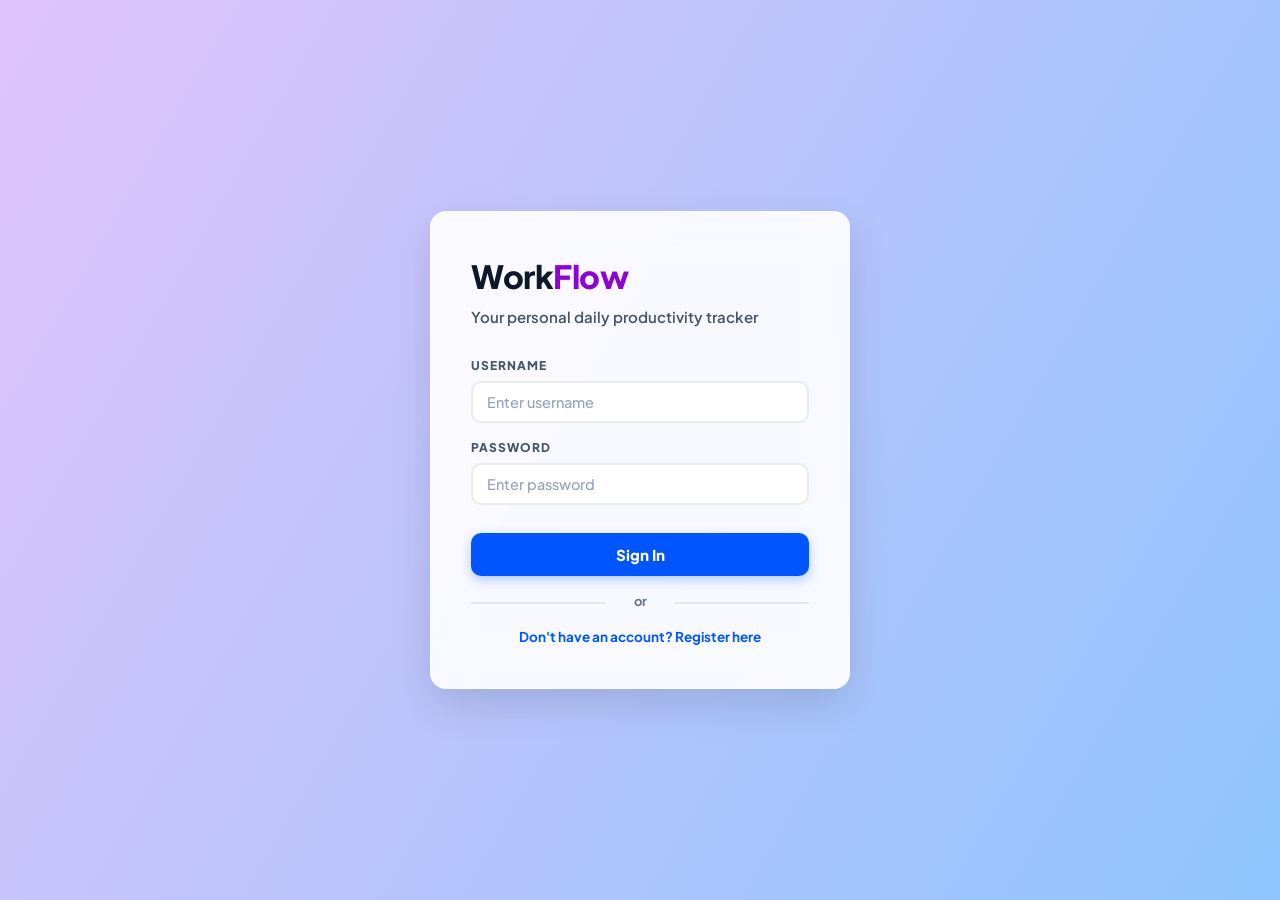
<file: auth.html>
<!DOCTYPE html>
<html lang="en">
<head>
<meta charset="UTF-8">
<meta name="viewport" content="width=device-width, initial-scale=1.0">
<title>WorkFlow — Login</title>
<link href="https://fonts.googleapis.com/css2?family=Plus+Jakarta+Sans:wght@500;600;700;800&display=swap" rel="stylesheet">
<link rel="stylesheet" href="https://cdnjs.cloudflare.com/ajax/libs/font-awesome/6.4.0/css/all.min.css">
<link rel="stylesheet" href="css/variables.css">
<link rel="stylesheet" href="css/layout.css">
<link rel="stylesheet" href="css/components.css">
</head>
<body>
<div class="login-screen" id="loginScreen">
  <div class="login-card">
    <h1>Work<span>Flow</span></h1>
    <p>Your personal daily productivity tracker</p>
    <div id="loginSection">
      <div class="login-fields">
        <div class="form-grp">
          <label class="form-label">Username</label>
          <input class="form-input" id="loginUser" placeholder="Enter username" autocomplete="username">
        </div>
        <div class="form-grp">
          <label class="form-label">Password</label>
          <input class="form-input" id="loginPass" type="password" placeholder="Enter password" autocomplete="current-password">
        </div>
      </div>
      <div class="login-err" id="loginError"><i class="fa-solid fa-triangle-exclamation"></i> Invalid credentials.</div>
      <button class="btn-save" style="width:100%;padding:12px;font-size:15px;margin-top:8px;" onclick="doLogin()">Sign In</button>
      <div class="login-divider">or</div>
      <p class="login-reg" onclick="toggleAuthForm('register')">Don't have an account? Register here</p>
    </div>
    <div id="registerSection" style="display:none;">
      <div class="login-fields">
        <div class="form-grp">
          <label class="form-label">Full Name</label>
          <input class="form-input" id="regName" placeholder="Enter full name">
        </div>
        <div class="form-grp">
          <label class="form-label">Username</label>
          <input class="form-input" id="regUser" placeholder="Choose a username">
        </div>
        <div class="form-grp">
          <label class="form-label">Password</label>
          <input class="form-input" id="regPass" type="password" placeholder="Create password">
        </div>
      </div>
      <div class="login-err" id="regError"><i class="fa-solid fa-triangle-exclamation"></i> Registration failed.</div>
      <button class="btn-save" style="width:100%;padding:12px;font-size:15px;margin-top:8px;" onclick="doRegister()">Register</button>
      <div class="login-divider">or</div>
      <p class="login-reg" onclick="toggleAuthForm('login')">Already have an account? Login here</p>
    </div>
  </div>
</div>
<div class="toast-wrap" id="toastWrap"></div>
<script src="js/auth.js"></script>
</body>
</html>
</file>
<file: css/variables.css>
:root {
  --bg-grad: linear-gradient(120deg, #e0c3fc 0%, #8ec5fc 100%);
  --sidebar-bg: linear-gradient(180deg, #0f172a 0%, #1e1b4b 100%);
  --bg2: #ffffff;
  --bg3: #f8fafc;
  --bg4: #f1f5f9;
  --border: rgba(0,0,0,0.08);
  --border2: rgba(0,0,0,0.15);
  --text: #0f172a;
  --text2: #334155;
  --text3: #475569;
  --text4: #64748b;
  --amber: #8D03D2;
  --amber-lt: #f3e8ff;
  --teal: #00d636;
  --teal-lt: #ccfbf1;
  --coral: #ff0033;
  --coral-lt: #ffe4e6;
  --green: #00d636;
  --green-lt: #dcfce7;
  --blue: #0055ff;
  --blue-lt: #dbeafe;
  --purple: #8D03D2;
  --card-today: #8D03D2;
  --card-done: #19718C;
  --card-pending: #FF925D;
  --card-upcoming: #98BB43;
  --sidebar-w: 270px;
  --radius: 12px;
  --radius-lg: 16px;
  --shadow-sm: 0 2px 4px rgba(0,0,0,0.05), 0 1px 2px rgba(0,0,0,0.03);
  --shadow: 0 8px 24px rgba(0,0,0,0.08);
  --shadow-lg: 0 16px 40px rgba(0,0,0,0.12);
}
* { margin:0; padding:0; box-sizing:border-box; }
html { scroll-behavior: smooth; }
html, body { height:100%; }
body { font-family: 'Plus Jakarta Sans', sans-serif; background: var(--bg-grad); color: var(--text); min-height: 100vh; display: flex; overflow: hidden; font-size: 14.5px; line-height: 1.5; font-weight: 600; }
::-webkit-scrollbar { width: 8px; }
::-webkit-scrollbar-track { background: transparent; }
::-webkit-scrollbar-thumb { background: #cbd5e1; border-radius: 4px; }
::-webkit-scrollbar-thumb:hover { background: #94a3b8; }
</file>
<file: css/layout.css>
.sidebar { width: var(--sidebar-w); height: 100dvh; padding-bottom: 20px; background: var(--sidebar-bg); display: flex; flex-direction: column; position: fixed; left: 0; top: 0; z-index: 200; transition: transform 0.28s cubic-bezier(.4,0,.2,1); overflow-y: auto; overflow-x: hidden; box-shadow: var(--shadow); }
.sidebar-overlay { display: none; position: fixed; inset: 0; background: rgba(0,0,0,0.4); z-index: 199; }
.logo { padding: 26px 22px 18px; border-bottom: 1px solid rgba(255,255,255,0.1); flex-shrink: 0; }
.logo h1 { font-size: 24px; font-weight: 800; color: #fff; letter-spacing: -0.5px; }
.logo h1 span { color: #8D03D2; }
.logo p { font-size: 11px; color: #94a3b8; margin-top: 4px; letter-spacing: 0.8px; text-transform: uppercase; font-weight: 700; }
.sidebar-user { padding: 16px 22px; border-bottom: 1px solid rgba(255,255,255,0.1); display: flex; align-items: center; gap: 12px; flex-shrink: 0; }
.user-avatar { width: 38px; height: 38px; border-radius: 50%; background: #8D03D2; display: flex; align-items: center; justify-content: center; font-weight: 800; font-size: 13px; color: #fff; flex-shrink: 0; box-shadow: 0 4px 10px rgba(0,0,0,0.2); }
.user-info p { font-size: 14px; font-weight: 700; color: #fff; }
.user-info span { font-size: 11.5px; color: #94a3b8; font-weight: 600; }
.online-dot { width: 10px; height: 10px; border-radius: 50%; background: #00d636; margin-left: auto; flex-shrink: 0; box-shadow: 0 0 0 2px #1e1b4b, 0 0 0 3px #00d636; }
.nav-section { padding: 12px 0; flex: 1; }
.nav-label { font-size: 11px; text-transform: uppercase; letter-spacing: 1.2px; color: #64748b; padding: 10px 22px 6px; font-weight: 800; }
.nav-item { display: flex; align-items: center; gap: 12px; padding: 11px 16px; margin: 3px 12px; border-radius: var(--radius); cursor: pointer; transition: all 0.2s; color: #cbd5e1; font-size: 14px; font-weight: 700; user-select: none; }
.nav-item:hover { background: rgba(255,255,255,0.08); color: #fff; }
.nav-item.active { background: rgba(255,255,255,0.15); color: #fff; box-shadow: inset 3px 0 0 #8D03D2; }
.nav-icon { font-size: 17px; width: 24px; text-align: center; flex-shrink: 0; }
.nav-badge { margin-left: auto; font-size: 11px; font-weight: 800; padding: 2px 8px; border-radius: 20px; min-width: 22px; text-align: center; line-height: 18px; height: 22px; box-shadow: var(--shadow-sm); }
.nav-badge.amber { background: #8D03D2; color: #fff; }
.nav-badge.blue { background: #0055ff; color: #fff; }
.nav-badge.coral { background: #ff0033; color: #fff; }
.sidebar-footer { padding: 16px; border-top: 1px solid rgba(255,255,255,0.1); display: flex; gap: 10px; flex-shrink: 0; }
.footer-btn { flex: 1; padding: 10px; border-radius: var(--radius); border: none; background: rgba(255,255,255,0.08); color: #cbd5e1; font-size: 13px; font-weight: 700; cursor: pointer; transition: all 0.2s; font-family: inherit; display: flex; align-items: center; justify-content: center; gap: 6px; }
.footer-btn:hover { background: rgba(255,255,255,0.15); color: #fff; }
.footer-btn.logout { color: #ff0033; background: rgba(255,0,51,0.1); }
.footer-btn.logout:hover { background: #ff0033; color: #fff; }
.main { margin-left: var(--sidebar-w); flex: 1; display: flex; flex-direction: column; height: 100vh; overflow: hidden; }
.topbar { padding: 0 30px; height: 68px; background: rgba(255,255,255,0.85); backdrop-filter: blur(10px); border-bottom: 1px solid var(--border); display: flex; align-items: center; gap: 16px; flex-shrink: 0; box-shadow: var(--shadow-sm); z-index: 100; }
.hamburger { display: none; width: 38px; height: 38px; border-radius: 10px; border: none; background: var(--bg4); cursor: pointer; align-items: center; justify-content: center; flex-direction: column; gap: 5px; flex-shrink: 0; color: var(--text); font-size: 16px; }
.page-title { font-size: 20px; font-weight: 800; color: var(--text); flex: 1; letter-spacing: -0.3px; }
.date-chip { font-size: 13px; font-weight: 700; color: var(--text2); background: var(--bg4); padding: 7px 14px; border-radius: 10px; border: 1px solid var(--border); white-space: nowrap; }
.add-btn { display: flex; align-items: center; gap: 8px; padding: 10px 18px; background: #0055ff; color: #fff; border: none; border-radius: var(--radius); font-weight: 700; font-size: 14.5px; cursor: pointer; transition: all 0.2s; font-family: inherit; white-space: nowrap; box-shadow: 0 4px 12px rgba(0,85,255,0.3); }
.add-btn:hover { transform: translateY(-2px); box-shadow: 0 6px 16px rgba(0,85,255,0.4); }
.add-btn:active { transform: translateY(0); }
.content-wrap { flex: 1; overflow-y: auto; padding: 26px 30px; }
.page { display: none; animation: fadeIn 0.3s ease; }
.page.active { display: block; }
@keyframes fadeIn { from { opacity: 0; transform: translateY(10px); } to { opacity: 1; transform: translateY(0); } }
@media(max-width: 900px) {
  .sidebar { transform: translateX(-100%); padding-bottom: 80px; } /* Added extra padding for mobile browsers */
  .sidebar.open { transform: translateX(0); }
  .sidebar-overlay.open { display: block; }
  .main { margin-left: 0; }
  .hamburger { display: flex; }
  .date-chip { display: none; }
  .content-wrap { padding: 20px 16px; }
  .topbar { padding: 0 16px; }
}
@media(max-width: 560px) {
  .content-wrap { padding: 16px 12px; }
  .topbar { gap: 10px; height: 60px; }
  .page-title { font-size: 18px; }
  .add-btn { padding: 8px 14px; font-size: 13.5px; }
}
@media(max-width: 380px) {
  .add-btn .add-label { display: none; }
}
</file>
<file: css/components.css>
.login-screen { position: fixed; inset: 0; background: var(--bg-grad); z-index: 9999; display: flex; align-items: center; justify-content: center; padding: 20px; }
.login-card { background: rgba(255,255,255,0.9); backdrop-filter: blur(20px); border: 1px solid rgba(255,255,255,0.5); border-radius: var(--radius-lg); padding: 40px; width: 100%; max-width: 420px; box-shadow: var(--shadow-lg); }
.login-card h1 { font-size: 32px; font-weight: 800; color: var(--text); margin-bottom: 6px; letter-spacing: -0.5px; }
.login-card h1 span { color: #8D03D2; }
.login-card > p { color: var(--text3); font-size: 15px; font-weight: 600; margin-bottom: 28px; }
.login-fields { display: flex; flex-direction: column; gap: 16px; margin-bottom: 20px; }
.login-divider { text-align: center; color: var(--text4); font-size: 13px; font-weight: 700; margin: 16px 0; position: relative; }
.login-divider::before, .login-divider::after { content: ''; position: absolute; top: 50%; width: 40%; height: 2px; background: var(--border); border-radius: 2px; }
.login-divider::before { left: 0; }
.login-divider::after { right: 0; }
.login-err { color: var(--coral); font-size: 13.5px; font-weight: 700; text-align: center; margin-top: 10px; display: none; }
.login-reg { color: var(--blue); font-size: 13.5px; font-weight: 700; text-align: center; margin-top: 16px; cursor: pointer; transition: color 0.2s; }
.login-reg:hover { color: #0033cc; text-decoration: underline; }
.pass-wrapper { position: relative; display: flex; align-items: center; width: 100%; }
.pass-wrapper .form-input { width: 100%; padding-right: 40px; }
.pass-toggle { position: absolute; right: 14px; cursor: pointer; color: #94a3b8; font-size: 16px; transition: 0.2s; z-index: 10; }
.pass-toggle:hover { color: #8D03D2; }
.stats-row { display: grid; grid-template-columns: repeat(4, 1fr); gap: 18px; margin-bottom: 26px; }
.stat-card { border-radius: var(--radius-lg); padding: 22px; position: relative; overflow: hidden; box-shadow: var(--shadow); transition: transform 0.2s, box-shadow 0.2s; color: #fff; display: flex; flex-direction: column; }
.stat-card:hover { transform: translateY(-4px); box-shadow: var(--shadow-lg); }
.stat-card.c-today { background: var(--card-today); }
.stat-card.c-done { background: var(--card-done); }
.stat-card.c-pending { background: var(--card-pending); }
.stat-card.c-upcoming { background: var(--card-upcoming); }
.stat-card.c-upcoming .stat-sub { opacity: 0.9; }
.stat-icon { font-size: 28px; margin-bottom: 14px; display: inline-block; opacity: 0.95; }
.stat-label { font-size: 13px; text-transform: uppercase; letter-spacing: 1px; font-weight: 800; margin-bottom: 6px; }
.stat-value { font-size: 42px; font-weight: 800; line-height: 1.1; font-stretch: normal; letter-spacing: normal; }
.stat-sub { font-size: 12.5px; margin-top: 6px; font-weight: 600; opacity: 0.9; }
.section { background: var(--bg2); border-radius: var(--radius-lg); margin-bottom: 22px; overflow: hidden; box-shadow: var(--shadow); border: 1px solid rgba(255,255,255,0.5); }
.sec-bg-blue { background: #f0f7ff; }
.sec-bg-green { background: #f2fcf5; }
.sec-bg-purple { background: #f5f3ff; }
.sec-bg-orange { background: #fdf4ff; }
.section-head { padding: 16px 22px; border-bottom: 1px solid var(--border); display: flex; align-items: center; gap: 12px; flex-wrap: wrap; background: rgba(255,255,255,0.4); }
.section-head h3 { font-size: 16px; font-weight: 800; color: var(--text); flex: 1; }
.sec-dot { width: 10px; height: 10px; border-radius: 50%; flex-shrink: 0; box-shadow: 0 2px 4px rgba(0,0,0,0.1); }
.sec-label { font-size: 12px; font-weight: 700; color: var(--text3); background: var(--bg4); padding: 4px 10px; border-radius: 8px; }
.filter-row { display: flex; gap: 10px; align-items: center; padding: 12px 18px; border-bottom: 1px solid var(--border); flex-wrap: wrap; background: rgba(255,255,255,0.6); }
.filter-select { background: #fff; border: 1px solid var(--border); color: var(--text); font-size: 13.5px; font-weight: 600; padding: 8px 12px; border-radius: 8px; outline: none; cursor: pointer; font-family: inherit; transition: all 0.2s; box-shadow: var(--shadow-sm); }
.filter-select:focus { border-color: var(--blue); box-shadow: 0 0 0 3px rgba(0,85,255,0.2); }
.search-input { background: #fff; border: 1px solid var(--border); color: var(--text); font-size: 13.5px; font-weight: 600; padding: 8px 14px; border-radius: 8px; outline: none; flex: 1; min-width: 150px; font-family: inherit; transition: all 0.2s; box-shadow: var(--shadow-sm); }
.search-input::placeholder { color: var(--text4); font-weight: 500; }
.search-input:focus { border-color: var(--blue); box-shadow: 0 0 0 3px rgba(0,85,255,0.2); }
.task-list { padding: 6px 0; }
.task-item { display: flex; align-items: flex-start; gap: 14px; padding: 14px 22px; border-bottom: 1px solid var(--border); transition: background 0.15s; position: relative; }
.task-item:last-child { border-bottom: none; }
.task-item:hover { background: rgba(255,255,255,0.6); }
.task-item:hover .task-actions { opacity: 1; transform: translateX(0); }
.task-item.done .task-title { text-decoration: line-through; color: var(--text4); }
.task-item.done { opacity: 0.7; }
.chk { width: 22px; height: 22px; border-radius: 6px; border: 2px solid var(--border2); cursor: pointer; flex-shrink: 0; margin-top: 2px; display: flex; align-items: center; justify-content: center; transition: all 0.2s; background: #fff; box-shadow: inset 0 1px 2px rgba(0,0,0,0.05); }
.chk:hover { border-color: var(--blue); }
.chk.on { background: var(--green); border-color: var(--green); }
.chk.on::after { content: '\f00c'; font-family: 'Font Awesome 6 Free'; font-weight: 900; font-size: 12px; color: #fff; }
.task-body { flex: 1; min-width: 0; }
.task-title { font-size: 15.5px; font-weight: 700; color: var(--text); margin-bottom: 6px; overflow: hidden; text-overflow: ellipsis; white-space: nowrap; }
.task-meta { display: flex; gap: 8px; align-items: center; flex-wrap: wrap; }
.badge { font-size: 11.5px; font-weight: 800; padding: 3px 10px; border-radius: 20px; display: inline-block; box-shadow: var(--shadow-sm); text-transform: uppercase; letter-spacing: 0.5px; }
.b-ph { background: #ffe4e6; color: #ff0033; border: 1px solid #fda4af; }
.b-pm { background: #f3e8ff; color: #8D03D2; border: 1px solid #d8b4fe; }
.b-pl { background: #dcfce7; color: #00d636; border: 1px solid #86efac; }
.b-cat { background: var(--bg2); color: var(--text2); border: 1px solid var(--border2); }
.b-sp { background: #f3e8ff; color: #8D03D2; }
.b-sr { background: #dbeafe; color: #0055ff; }
.b-sd { background: #dcfce7; color: #00d636; }
.task-time { font-size: 12.5px; font-weight: 700; color: var(--text3); white-space: nowrap; flex-shrink: 0; padding-top: 3px; background: var(--bg4); padding: 4px 10px; border-radius: 8px; }
.task-actions { display: flex; gap: 6px; margin-left: 10px; opacity: 0; transform: translateX(5px); transition: all 0.2s; flex-shrink: 0; }
.act-btn { width: 32px; height: 32px; border-radius: 8px; border: none; background: #fff; color: var(--text3); cursor: pointer; display: flex; align-items: center; justify-content: center; font-size: 13px; transition: all 0.2s; box-shadow: var(--shadow-sm); }
.act-btn.edit:hover { background: #dbeafe; color: #0055ff; transform: translateY(-2px); }
.act-btn.del:hover { background: #ffe4e6; color: #ff0033; transform: translateY(-2px); }
.log-entry { padding: 18px 22px; border-bottom: 1px solid var(--border); transition: background 0.15s; }
.log-entry:hover { background: rgba(255,255,255,0.6); }
.log-entry:last-child { border-bottom: none; }
.log-hdr { display: flex; align-items: center; gap: 10px; margin-bottom: 8px; flex-wrap: wrap; }
.log-time { background: var(--bg2); border: 1px solid var(--border2); border-radius: 8px; padding: 4px 10px; font-size: 12.5px; color: var(--text2); font-weight: 800; box-shadow: var(--shadow-sm); }
.log-title { font-size: 16px; font-weight: 800; color: var(--text); margin-bottom: 4px; }
.log-desc { font-size: 14px; font-weight: 500; color: var(--text2); line-height: 1.6; }
.log-acts { display: flex; gap: 6px; margin-left: auto; }
.timeline { padding: 12px 22px; }
.tl-grp { margin-bottom: 22px; }
.tl-date { font-size: 13px; font-weight: 800; text-transform: uppercase; letter-spacing: 1px; color: var(--text3); margin-bottom: 12px; display: flex; align-items: center; gap: 12px; }
.tl-date::after { content: ''; flex: 1; height: 2px; background: var(--border); border-radius: 2px; }
.tl-row { display: flex; gap: 16px; margin-bottom: 12px; }
.tl-left { display: flex; flex-direction: column; align-items: center; }
.tl-dot { width: 14px; height: 14px; border-radius: 50%; border: 3px solid var(--bg2); flex-shrink: 0; margin-top: 6px; box-shadow: 0 2px 5px rgba(0,0,0,0.2); }
.tl-line { flex: 1; width: 2px; background: var(--border2); margin: 6px 0; border-radius: 2px; }
.tl-card { flex: 1; background: #fff; border: 1px solid var(--border); border-radius: var(--radius); padding: 16px; transition: all 0.2s; box-shadow: var(--shadow-sm); }
.tl-card:hover { border-color: var(--blue); transform: translateX(4px); box-shadow: var(--shadow); }
.tl-card-title { font-size: 15.5px; font-weight: 800; color: var(--text); margin-bottom: 8px; }
.tl-meta { display: flex; gap: 8px; flex-wrap: wrap; align-items: center; }
.tl-time { font-size: 12.5px; font-weight: 700; color: var(--text2); background: var(--bg4); padding: 3px 10px; border-radius: 6px; }
.tl-acts { display: flex; gap: 6px; margin-left: auto; }
.inner-tabs { display: flex; gap: 8px; padding: 12px 22px; border-bottom: 1px solid var(--border); background: rgba(255,255,255,0.4); flex-wrap: wrap; }
.inner-tab { padding: 8px 18px; border-radius: 10px; font-size: 13.5px; font-weight: 700; cursor: pointer; color: var(--text3); transition: all 0.15s; border: 1px solid transparent; user-select: none; }
.inner-tab.active { background: #fff; color: var(--blue); border-color: var(--border); box-shadow: var(--shadow-sm); }
.inner-tab:hover:not(.active) { background: #fff; color: var(--text); border-color: var(--border); }
.empty-state { text-align: center; padding: 46px 20px; }
.empty-icon { font-size: 46px; margin-bottom: 14px; opacity: 0.9; display: block; filter: drop-shadow(0 4px 6px rgba(0,0,0,0.1)); }
.empty-state p { color: var(--text3); font-size: 15px; font-weight: 700; }
.cal-grid { display: grid; grid-template-columns: repeat(7, 1fr); gap: 6px; padding: 18px 22px; }
.cal-dn { text-align: center; font-size: 12px; color: var(--text3); font-weight: 800; padding: 4px 0; text-transform: uppercase; letter-spacing: 1px; }
.cal-day { text-align: center; font-size: 14.5px; padding: 10px 4px; border-radius: 10px; cursor: pointer; color: var(--text); transition: all 0.2s; font-weight: 700; position: relative; background: #fff; border: 1px solid var(--border); box-shadow: var(--shadow-sm); }
.cal-day:hover { background: var(--blue-lt); border-color: var(--blue); color: var(--blue); transform: translateY(-2px); }
.cal-day.today { background: var(--blue); color: #fff; border-color: var(--blue); }
.cal-day.has-task::after { content: ''; position: absolute; bottom: 4px; left: 50%; transform: translateX(-50%); width: 6px; height: 6px; border-radius: 50%; background: var(--coral); box-shadow: 0 1px 2px rgba(0,0,0,0.2); }
.cal-day.today.has-task::after { background: #8D03D2; }
.cal-day.other-month { color: var(--text4); opacity: 0.4; background: transparent; border-color: transparent; box-shadow: none; }
.modal-overlay { position: fixed; inset: 0; background: rgba(15,23,42,0.6); backdrop-filter: blur(4px); z-index: 1000; display: flex; align-items: center; justify-content: center; padding: 20px; opacity: 0; pointer-events: none; transition: opacity 0.2s; }
.modal-overlay.open { opacity: 1; pointer-events: all; }
.modal { background: #fff; border-radius: var(--radius-lg); width: 100%; max-width: 560px; box-shadow: var(--shadow-lg); transform: scale(0.95) translateY(15px); transition: transform 0.2s cubic-bezier(0.34, 1.56, 0.64, 1); overflow: hidden; }
.modal-overlay.open .modal { transform: scale(1) translateY(0); }
.modal-hdr { padding: 20px 24px; border-bottom: 1px solid var(--border); display: flex; align-items: center; gap: 12px; background: var(--bg4); }
.modal-hdr h2 { font-size: 18px; font-weight: 800; flex: 1; color: var(--text); }
.modal-close { width: 34px; height: 34px; border-radius: 10px; border: none; background: #fff; color: var(--text3); cursor: pointer; font-size: 16px; display: flex; align-items: center; justify-content: center; transition: all 0.2s; box-shadow: var(--shadow-sm); }
.modal-close:hover { background: var(--coral-lt); color: var(--coral); }
.modal-body { padding: 20px 24px; display: flex; flex-direction: column; gap: 16px; max-height: 70vh; overflow-y: auto; }
.form-row { display: grid; grid-template-columns: 1fr 1fr; gap: 16px; }
.form-grp { display: flex; flex-direction: column; gap: 6px; }
.form-grp.full { grid-column: 1 / -1; }
.form-label { font-size: 12px; text-transform: uppercase; letter-spacing: 1px; color: var(--text3); font-weight: 800; }
.form-input, .form-select, .form-textarea { background: #fff; border: 2px solid var(--border); color: var(--text); font-size: 14.5px; font-weight: 600; padding: 10px 14px; border-radius: 10px; outline: none; transition: all 0.2s; font-family: inherit; width: 100%; }
.form-input:focus, .form-select:focus, .form-textarea:focus { border-color: var(--blue); box-shadow: 0 4px 12px rgba(0,85,255,0.1); }
.form-input::placeholder, .form-textarea::placeholder { color: #94a3b8; font-weight: 500; }
.form-select { cursor: pointer; }
.form-textarea { resize: vertical; min-height: 80px; line-height: 1.6; }
.modal-ftr { padding: 16px 24px; border-top: 1px solid var(--border); display: flex; gap: 12px; justify-content: flex-end; background: var(--bg4); }
.btn-cancel { padding: 10px 20px; border: none; background: #fff; color: var(--text2); border-radius: 10px; font-size: 14.5px; cursor: pointer; font-family: inherit; transition: all 0.2s; font-weight: 700; box-shadow: var(--shadow-sm); }
.btn-cancel:hover { background: var(--border); color: var(--text); }
.btn-save { padding: 10px 24px; background: #0055ff; border: none; color: #fff; border-radius: 10px; font-size: 14.5px; font-weight: 800; cursor: pointer; font-family: inherit; transition: all 0.2s; box-shadow: 0 4px 12px rgba(0,85,255,0.3); }
.btn-save:hover { transform: translateY(-2px); box-shadow: 0 6px 16px rgba(0,85,255,0.4); }
.conf-overlay { position: fixed; inset: 0; background: rgba(15,23,42,0.6); backdrop-filter: blur(4px); z-index: 2000; display: flex; align-items: center; justify-content: center; padding: 20px; opacity: 0; pointer-events: none; transition: opacity 0.2s; }
.conf-overlay.open { opacity: 1; pointer-events: all; }
.conf-box { background: #fff; border-radius: var(--radius-lg); padding: 30px; max-width: 360px; width: 100%; box-shadow: var(--shadow-lg); text-align: center; transform: scale(0.95); transition: transform 0.2s cubic-bezier(0.34, 1.56, 0.64, 1); }
.conf-overlay.open .conf-box { transform: scale(1); }
.conf-icon { font-size: 40px; margin-bottom: 16px; display: block; color: var(--coral); }
.conf-box h3 { font-size: 18px; font-weight: 800; color: var(--text); margin-bottom: 8px; }
.conf-box p { font-size: 14.5px; color: var(--text3); margin-bottom: 24px; font-weight: 600; }
.conf-acts { display: flex; gap: 12px; justify-content: center; }
.btn-conf-del { padding: 10px 24px; background: #ff0033; border: none; color: #fff; border-radius: 10px; font-size: 14.5px; font-weight: 800; cursor: pointer; font-family: inherit; transition: all 0.2s; box-shadow: 0 4px 12px rgba(255,0,51,0.3); }
.btn-conf-del:hover { transform: translateY(-2px); box-shadow: 0 6px 16px rgba(255,0,51,0.4); }
.btn-conf-no { padding: 10px 20px; border: none; background: var(--bg4); color: var(--text2); border-radius: 10px; font-size: 14.5px; cursor: pointer; font-family: inherit; transition: all 0.2s; font-weight: 700; }
.btn-conf-no:hover { background: var(--border); }
.toast-wrap { position: fixed; bottom: 24px; right: 24px; z-index: 3000; display: flex; flex-direction: column; gap: 10px; pointer-events: none; }
.toast { background: #fff; border-left: 4px solid var(--green); border-radius: 10px; padding: 14px 18px; font-size: 14.5px; font-weight: 700; color: var(--text); display: flex; align-items: center; gap: 12px; box-shadow: var(--shadow-lg); animation: tIn 0.3s cubic-bezier(0.34, 1.56, 0.64, 1); min-width: 240px; pointer-events: all; }
.toast.error { border-left-color: var(--coral); }
.toast.success .t-icon { color: var(--green); }
.toast.error .t-icon { color: var(--coral); }
.t-icon { font-size: 18px; flex-shrink: 0; }
@keyframes tIn { from { transform: translateX(120%); opacity: 0; } to { transform: translateX(0); opacity: 1; } }
@media(max-width: 560px) {
  .stats-row { grid-template-columns: repeat(2, 1fr); gap: 12px; }
  .stat-card { padding: 16px; }
  .stat-value { font-size: 32px; }
  .stat-icon { font-size: 24px; }
  .form-row { grid-template-columns: 1fr; }
  .modal-ftr { flex-direction: column-reverse; }
  .btn-save, .btn-cancel { width: 100%; text-align: center; justify-content: center; }
  .task-item { padding: 12px 14px; gap: 10px; }
  .log-entry { padding: 14px 16px; }
  .timeline { padding: 8px 14px; }
}
/* Fix title cutoff */
.task-title { font-size: 15.5px; font-weight: 700; color: var(--text); margin-bottom: 6px; word-wrap: break-word; white-space: normal; }

@media(max-width: 560px) {
  /* Forced 2x2 grid for stats cards */
  .stats-row { grid-template-columns: repeat(2, 1fr) !important; gap: 12px; }
  .stat-card { cursor: pointer; border-radius: var(--radius-lg); padding: 22px; position: relative; overflow: hidden; box-shadow: var(--shadow); transition: transform 0.2s, box-shadow 0.2s; color: #fff; display: flex; flex-direction: column; }
  .stat-value { font-size: 32px; }
  .stat-icon { font-size: 24px; }
  
  /* Fix task item layout for mobile */
  .task-item { flex-wrap: wrap; padding: 14px; gap: 10px; }
  .task-body { flex-basis: calc(100% - 35px); }
  .task-time { flex-basis: 100%; margin-left: 32px; margin-top: -4px; width: fit-content; }
  .task-actions { flex-basis: 100%; margin-left: 32px; justify-content: flex-start; margin-top: 4px; }
  
  .form-row { grid-template-columns: 1fr; }
  .modal-ftr { flex-direction: column-reverse; }
  .btn-save, .btn-cancel { width: 100%; text-align: center; justify-content: center; }
  .log-entry { padding: 14px 16px; }
  .timeline { padding: 8px 14px; }
}

@media(max-width: 380px) {
  /* Removed the 1fr override so it stays 2x2 */
}
</file>
